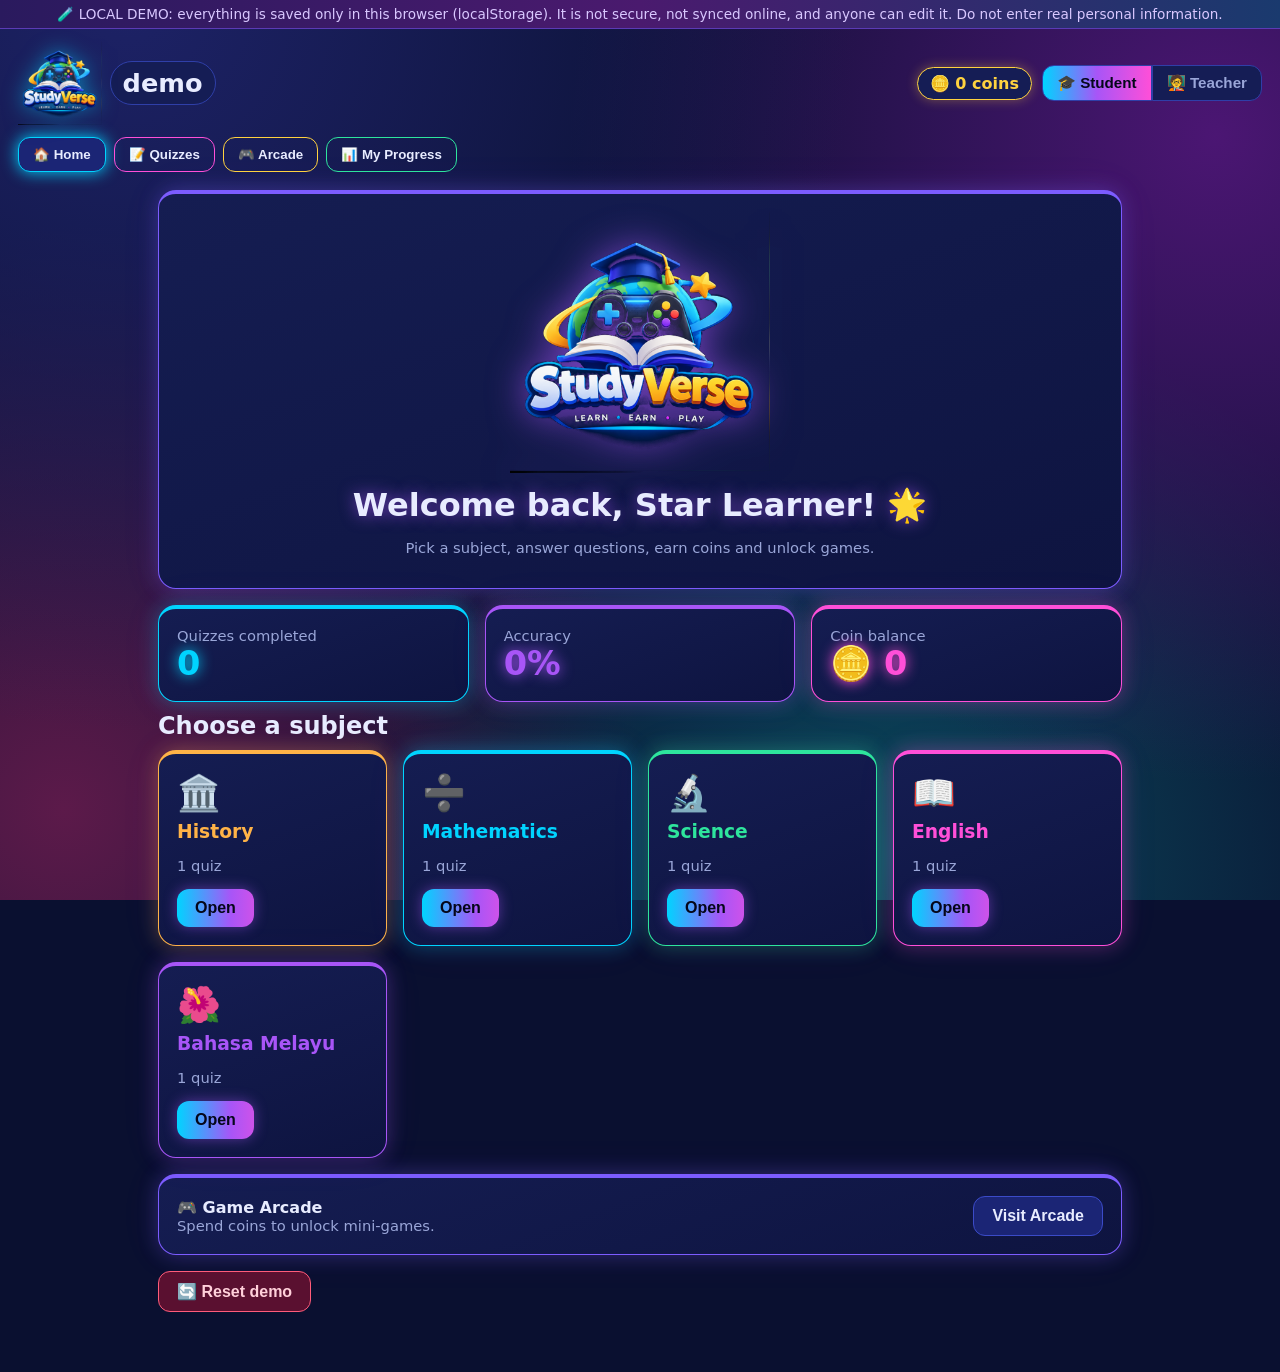
<file: index.html>
<!DOCTYPE html>
<html lang="en">
<head>
<meta charset="utf-8">
<meta name="viewport" content="width=device-width,initial-scale=1">
<title>StudyVerse (Local Demo)</title>
<link rel="stylesheet" href="style.css">
</head>
<body>
<div class="demo">🧪 LOCAL DEMO: everything is saved only in this browser (localStorage). It is not secure, not synced online, and anyone can edit it. Do not enter real personal information.</div>
<div id="app"></div>
<div id="toast"></div>
<script src="script.js"></script>
</body>
</html>
</file>
<file: style.css>
:root{--bg:#0a1030;--b:#00d4ff;--p:#a855f7;--t:#e8ecff;--m:#9aa6d8;--ok:#2ee59d;--bad:#ff5c7a}
*{box-sizing:border-box}
body{margin:0;font-family:"Trebuchet MS",system-ui,sans-serif;background:radial-gradient(circle at 15% 0,#1d2266,transparent 55%),radial-gradient(circle at 90% 20%,#3a1670,transparent 45%),var(--bg);color:var(--t);min-height:100vh}
header{display:flex;flex-wrap:wrap;gap:10px;align-items:center;justify-content:space-between;padding:12px 18px}
.logo{font-size:1.6rem;font-weight:800;background:linear-gradient(90deg,var(--b),var(--p));-webkit-background-clip:text;background-clip:text;color:transparent}
.demo{background:#2a1a5e;border-bottom:1px solid #5b3bb5;text-align:center;font-size:.85rem;padding:6px 10px;color:#d9c8ff}
.pill{display:inline-block;padding:6px 12px;border-radius:99px;background:#151d55;border:1px solid #2f3fa8;font-weight:700}
.seg button{background:#151d55;color:var(--m);border:1px solid #2f3fa8;padding:8px 14px;cursor:pointer;font-weight:700;font-size:.95rem}
.seg button:first-child{border-radius:12px 0 0 12px}.seg button:last-child{border-radius:0 12px 12px 0}
.seg button.on{background:linear-gradient(90deg,var(--b),var(--p));color:#05071a}
nav{display:flex;flex-wrap:wrap;gap:8px;padding:0 18px 8px}
nav button{background:transparent;color:var(--t);border:1px solid #2f3fa8;border-radius:12px;padding:9px 14px;cursor:pointer;font-weight:700}
nav button.on{background:#1b2575;box-shadow:0 0 14px #00d4ff66;border-color:var(--b)}
main{max-width:1000px;margin:0 auto;padding:10px 18px 60px}
h1,h2,h3{margin:.4em 0}
.card{background:linear-gradient(160deg,#151d52,#0e1440);border:1px solid #2a3a9a;border-radius:18px;padding:18px;box-shadow:0 0 18px #00d4ff22,0 0 40px #a855f711;margin-bottom:16px}
.card:hover{box-shadow:0 0 22px #00d4ff44,0 0 44px #a855f722}
.grid{display:grid;grid-template-columns:repeat(auto-fit,minmax(210px,1fr));gap:16px}
.grid .card{margin:0}
.big{font-size:2.1rem;font-weight:800;color:var(--b);text-shadow:0 0 12px #00d4ff88}
.muted{color:var(--m);font-size:.92rem}
.row{display:flex;flex-wrap:wrap;gap:10px;align-items:center;justify-content:space-between}
.btn{background:linear-gradient(90deg,var(--b),var(--p));color:#05071a;border:0;border-radius:12px;padding:10px 18px;font-weight:800;cursor:pointer;font-size:1rem;box-shadow:0 0 14px #a855f777}
.btn:hover{filter:brightness(1.12)}.btn.alt{background:#1b2575;color:var(--t);box-shadow:none;border:1px solid #3b4bc8}
.btn.red{background:#5a1030;color:#ffd0da;box-shadow:none;border:1px solid var(--bad)}
.btn:disabled{opacity:.5;cursor:not-allowed}
.opt{display:block;width:100%;text-align:left;margin:8px 0;padding:12px 14px;border-radius:12px;border:2px solid #2f3fa8;background:#0d1342;color:var(--t);font-size:1rem;cursor:pointer}
.opt.sel{border-color:var(--b);box-shadow:0 0 12px #00d4ff77}
.opt.good{border-color:var(--ok);background:#0b3b33;color:#fff}
.opt.bad{border-color:var(--bad);background:#43122b;color:#fff}
input,select,textarea{width:100%;padding:10px;border-radius:10px;border:1px solid #3b4bc8;background:#0b1038;color:var(--t);font:inherit;margin:4px 0 10px}
label{font-weight:700;font-size:.92rem}
.two{display:grid;grid-template-columns:1fr 1fr;gap:12px}
.msg{padding:10px 14px;border-radius:12px;margin:10px 0;font-weight:700}
.msg.ok{background:#0b3b33;border:1px solid var(--ok)}.msg.bad{background:#43122b;border:1px solid var(--bad)}
.empty{text-align:center;padding:28px;color:var(--m);border:2px dashed #2f3fa8;border-radius:18px}
.chips button{margin:0 6px 8px 0}
.code{font-size:2rem;letter-spacing:3px;font-weight:800;color:var(--p);text-shadow:0 0 12px #a855f7aa}
.bar{height:10px;border-radius:9px;background:#0b1038;overflow:hidden}.bar i{display:block;height:100%;background:linear-gradient(90deg,var(--b),var(--p))}
canvas{width:100%;max-width:360px;display:block;margin:10px auto;border-radius:16px;background:#070b26;border:1px solid var(--b);touch-action:none;box-shadow:0 0 20px #00d4ff55}
.mem{display:grid;grid-template-columns:repeat(4,1fr);gap:10px;max-width:380px;margin:12px auto}
.mem button{aspect-ratio:1;font-size:2rem;border-radius:14px;border:2px solid #3b4bc8;background:#151d55;color:var(--t);cursor:pointer}
.mem button.up{background:#1b2575;border-color:var(--b)}.mem button.done{background:#0b3b33;border-color:var(--ok)}
details{background:#0d1342;border-radius:12px;padding:10px 14px;margin:8px 0;border:1px solid #2a3a9a}summary{cursor:pointer;font-weight:700}
.toast{position:fixed;left:50%;bottom:20px;transform:translateX(-50%);padding:12px 20px;border-radius:14px;font-weight:700;z-index:9;max-width:90%;text-align:center}
.toast.ok{background:#0b3b33;border:1px solid var(--ok)}.toast.bad{background:#43122b;border:1px solid var(--bad)}
@media(max-width:560px){.two{grid-template-columns:1fr}.big{font-size:1.7rem}}

/* ---- extra color ---- */
:root{--pk:#ff4fd8;--yl:#ffd23f;--or:#ff8a3d}
body{background:radial-gradient(circle at 10% 0,#1d2266,transparent 50%),radial-gradient(circle at 95% 15%,#4b1673,transparent 45%),radial-gradient(circle at 70% 95%,#0b4a5c,transparent 45%),radial-gradient(circle at 5% 90%,#5c1a4a,transparent 40%),var(--bg);background-attachment:fixed}
.demo{background:linear-gradient(90deg,#2a1a5e,#4a1a6e,#1a3a6e)}
.logo{background:none;color:inherit}
.rb{background:linear-gradient(90deg,#00d4ff,#a855f7,#ff4fd8,#ffd23f,#2ee59d,#00d4ff);background-size:300% 100%;-webkit-background-clip:text;background-clip:text;color:transparent;animation:rb 6s linear infinite;text-shadow:none}
@keyframes rb{to{background-position:300% 0}}
h1{text-shadow:0 0 16px #a855f7aa}
.btn{background:linear-gradient(90deg,var(--b),var(--p),var(--pk));background-size:140% 100%}
.btn:hover{transform:translateY(-2px) scale(1.03);transition:.15s}
.seg button.on{background:linear-gradient(90deg,var(--b),var(--p),var(--pk))}
main>.card{--c:#7c5cff}
.card{border:1px solid var(--c,#2a3a9a);border-top:4px solid var(--c,#2a3a9a);box-shadow:0 0 20px color-mix(in srgb,var(--c,#00d4ff) 30%,transparent),0 0 44px #a855f711}
.card:hover{box-shadow:0 0 28px color-mix(in srgb,var(--c,#00d4ff) 55%,transparent)}
.grid>.card:nth-child(6n+1){--c:#00d4ff}.grid>.card:nth-child(6n+2){--c:#a855f7}.grid>.card:nth-child(6n+3){--c:#ff4fd8}
.grid>.card:nth-child(6n+4){--c:#2ee59d}.grid>.card:nth-child(6n+5){--c:#ffd23f}.grid>.card:nth-child(6n+6){--c:#ff8a3d}
.grid>.card .big{color:var(--c);text-shadow:0 0 14px var(--c)}
.grid>.card h3,.grid>.card b{color:var(--c)}
nav button:nth-child(4n+1){--c:#00d4ff}nav button:nth-child(4n+2){--c:#ff4fd8}nav button:nth-child(4n+3){--c:#ffd23f}nav button:nth-child(4n+4){--c:#2ee59d}
nav button{border-color:var(--c)}
nav button.on{border-color:var(--c);box-shadow:0 0 16px var(--c);background:#1b2575}
.opt:nth-of-type(4n+1){border-left:8px solid #00d4ff}.opt:nth-of-type(4n+2){border-left:8px solid #ff4fd8}
.opt:nth-of-type(4n+3){border-left:8px solid #ffd23f}.opt:nth-of-type(4n+4){border-left:8px solid #2ee59d}
.opt:hover:not(:disabled){transform:translateX(4px);transition:.12s}
.bar i{background:linear-gradient(90deg,#00d4ff,#a855f7,#ff4fd8,#ffd23f)}
.pill.gold{border-color:var(--yl);color:var(--yl);box-shadow:0 0 12px #ffd23f55}
.cf{position:fixed;top:-30px;z-index:20;pointer-events:none;animation:fall 2.6s linear forwards}
@keyframes fall{to{transform:translateY(110vh) rotate(360deg)}}
.logo{display:flex;align-items:center;gap:8px;cursor:pointer}.logoimg{height:84px;width:auto;display:block;filter:drop-shadow(0 0 10px #00d4ff88)}.hero{display:block;margin:0 auto 6px;max-width:260px;width:70%;filter:drop-shadow(0 0 18px #a855f7aa)}
@media(max-width:560px){.logoimg{height:64px}}
</file>
